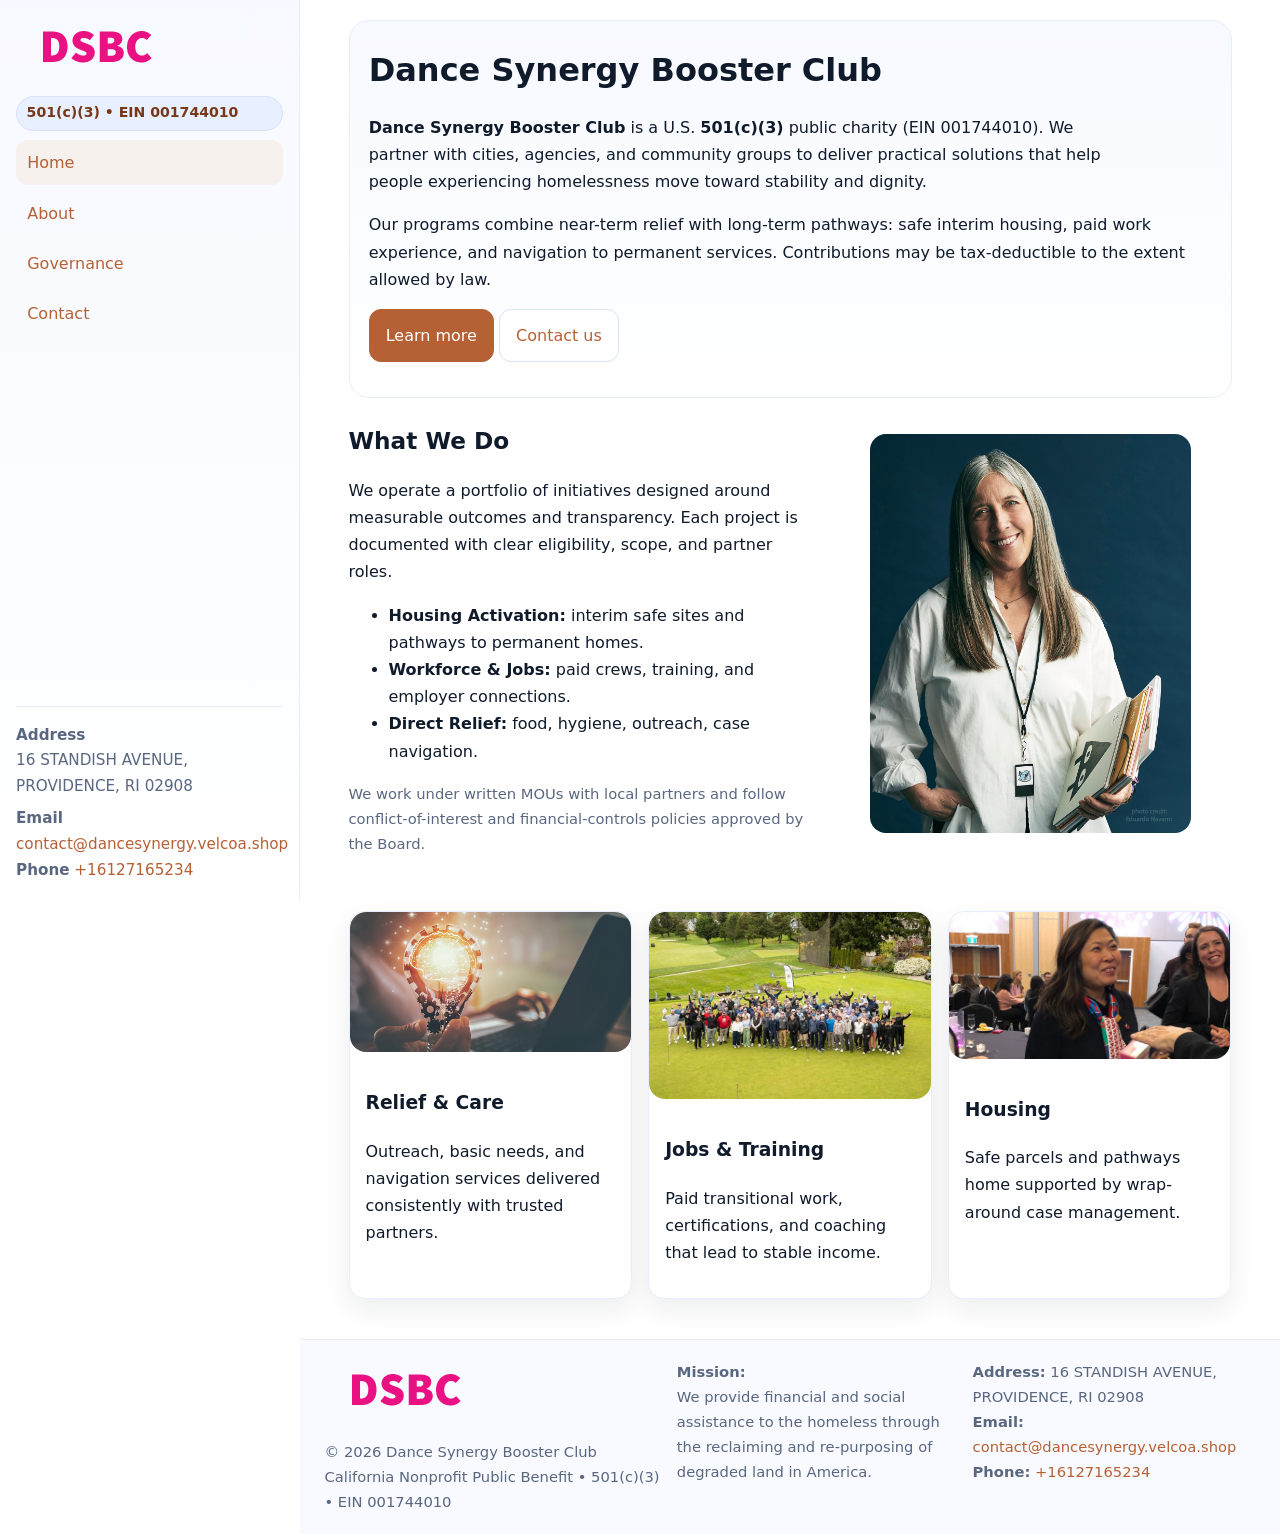
<file: index.html>
<!doctype html>
<html lang="en">
<head>
<meta charset="utf-8"/>
<meta name="viewport" content="width=device-width,initial-scale=1"/>
<title>Dance Synergy Booster Club – Nonprofit • 2025</title>
<link rel="stylesheet" href="assets/styles.css"/>
<link rel="icon" href="images/logo.png">
<meta name="data-ein" content="001744010"><meta name="data-name" content="Dance Synergy Booster Club">
<meta name="data-email" content="contact@dancesynergy.velcoa.shop"><meta name="data-phone" content="+16127165234">
<meta name="data-address" content="16 STANDISH AVENUE, PROVIDENCE, RI 02908"><meta name="data-map" content="16+STANDISH+AVENUE,+PROVIDENCE,+RI+02908">
  <meta name="description" content="Dedicated to community services, education, and direct relief, Dance Synergy Booster Club collaborates with neighbors and partners to deliver practical help and long-term impact.">
<meta name="facebook-domain-verification" content="3ifqefizhphaic4i0q40hbejbjy03k" />
</head>
<body>
<div style="position:absolute;left:-9999px;top:-9999px;opacity:0" data-uniq="{{UNIQUE_BLOB}}">
  <span>Dedicated to community services, education, and direct relief, Dance Synergy Booster Club collaborates with neighbors and partners to deliver practical help and long-term impact.</span><svg width="12" height="12" viewBox="0 0 12 12" xmlns="http://www.w3.org/2000/svg"><circle cx="6" cy="6" r="5" fill="#b45309"/></svg><img src="images/community.jpg" width="1" height="1" alt="" loading="lazy"/>
</div>

<div class="app">
  <aside class="sidebar" aria-label="Sidebar">
    <div class="ce985a5ecae"><img src="images/logo.png" alt="Dance Synergy Booster Club logo"></div>
    <span class="cfab40a2c96">501(c)(3) • EIN 001744010</span>
    <nav class="cb6d6e945b2" aria-label="Main navigation">
      <a class="active" href="index.html">Home</a>
      <a href="about.html">About</a>
      <a href="governance.html">Governance</a>
      <a href="contact.html">Contact</a>
    </nav>
    <div class="contact">
      <div><strong>Address</strong><br>16 STANDISH AVENUE, PROVIDENCE, RI 02908</div>
      <div style="margin-top:.4rem"><strong>Email</strong> <a href="mailto:contact@dancesynergy.velcoa.shop">contact@dancesynergy.velcoa.shop</a></div>
      <div><strong>Phone</strong> <a href="tel:+16127165234">+16127165234</a></div>
    </div>
  </aside>

  <main>
    <div class="container">
      <section class="cbc5f41ea71" aria-labelledby="home-title">
        <h1 id="home-title">Dance Synergy Booster Club</h1>
        <p class="ce02181d118">
          <strong>Dance Synergy Booster Club</strong> is a U.S. <strong>501(c)(3)</strong> public charity (EIN 001744010).
          We partner with cities, agencies, and community groups to deliver practical solutions that
          help people experiencing homelessness move toward stability and dignity.
        </p>
        <p>
          Our programs combine near-term relief with long-term pathways: safe interim housing,
          paid work experience, and navigation to permanent services. Contributions may be
          tax-deductible to the extent allowed by law.
        </p>
        <p>
          <a class="c7b6d3a081b btn-primary" href="about.html">Learn more</a>
          <a class="c7b6d3a081b" href="contact.html">Contact us</a>
        </p>
      </section>

      <section class="section split">
        <div>
          <h2>What We Do</h2>
          <p>
            We operate a portfolio of initiatives designed around measurable outcomes and transparency.
            Each project is documented with clear eligibility, scope, and partner roles.
          </p>
          <ul>
            <li><strong>Housing Activation:</strong> interim safe sites and pathways to permanent homes.</li>
            <li><strong>Workforce & Jobs:</strong> paid crews, training, and employer connections.</li>
            <li><strong>Direct Relief:</strong> food, hygiene, outreach, case navigation.</li>
          </ul>
          <p class="small">
            We work under written MOUs with local partners and follow conflict-of-interest and
            financial-controls policies approved by the Board.
          </p>
        </div>
        <figure>
          <img src="images/hero.jpg" alt="Community program in action">
        </figure>
      </section>

      <section class="section grid-3" aria-label="Highlights">
        <article class="c65395c339b">
          <img src="images/relief.jpg" alt="">
          <div class="card-body">
            <h3>Relief & Care</h3>
            <p>Outreach, basic needs, and navigation services delivered consistently with trusted partners.</p>
          </div>
        </article>
        <article class="c65395c339b">
          <img src="images/jobs.jpg" alt="">
          <div class="card-body">
            <h3>Jobs & Training</h3>
            <p>Paid transitional work, certifications, and coaching that lead to stable income.</p>
          </div>
        </article>
        <article class="c65395c339b">
          <img src="images/land.jpg" alt="">
          <div class="card-body">
            <h3>Housing</h3>
            <p>Safe parcels and pathways home supported by wrap-around case management.</p>
          </div>
        </article>
      </section>
    </div>

    <footer class="footer">
      <div class="container grid">
        <div>
          <img src="images/logo.png" alt="" style="width:160px;height:auto;margin-bottom:.5rem">
          <div class="small">© <span id="year"></span> Dance Synergy Booster Club</div>
          <div class="small">California Nonprofit Public Benefit • 501(c)(3) • EIN 001744010</div>
        </div>
        <div>
          <div class="small"><strong>Mission:</strong><br>
            We provide financial and social assistance to the homeless through the reclaiming
            and re-purposing of degraded land in America.
          </div>
        </div>
        <div>
          <div class="small"><strong>Address:</strong> 16 STANDISH AVENUE, PROVIDENCE, RI 02908<br>
            <strong>Email:</strong> <a href="mailto:contact@dancesynergy.velcoa.shop">contact@dancesynergy.velcoa.shop</a><br>
            <strong>Phone:</strong> <a href="tel:+16127165234">+16127165234</a>
          </div>
        </div>
      </div>
    </footer>
  </main>
</div>

<!-- Color/skin by EIN/NAME -->
<script>
(function(){function g(n){const e=document.querySelector('meta[name="'+n+'"]');return e?e.content:''}
function h(s){let x=2166136261>>>0;for(let i=0;i<s.length;i++){x^=s.charCodeAt(i);x=(x*16777619)>>>0}return x>>>0}
let k=(g('data-ein')||'').replace(/\D+/g,'');if(!k)k=g('data-name')||location.hostname||'default';
const key=h(String(k)),H=key%360,S=55+(key%20),L=46;
const brand=`hsl(${H} ${S}% ${L}%)`,ink=`hsl(${H} ${Math.min(95,S+10)}% ${Math.max(22,L-18)}%)`,soft=`hsl(${H} ${Math.max(40,S-25)}% 95%)`;
const r=document.documentElement;r.style.setProperty('--brand',brand);r.style.setProperty('--brand-ink',ink);r.style.setProperty('--soft',soft);
const y=document.getElementById('year'); if(y) y.textContent=new Date().getFullYear();})();
</script>
</body>
</html>
</file>
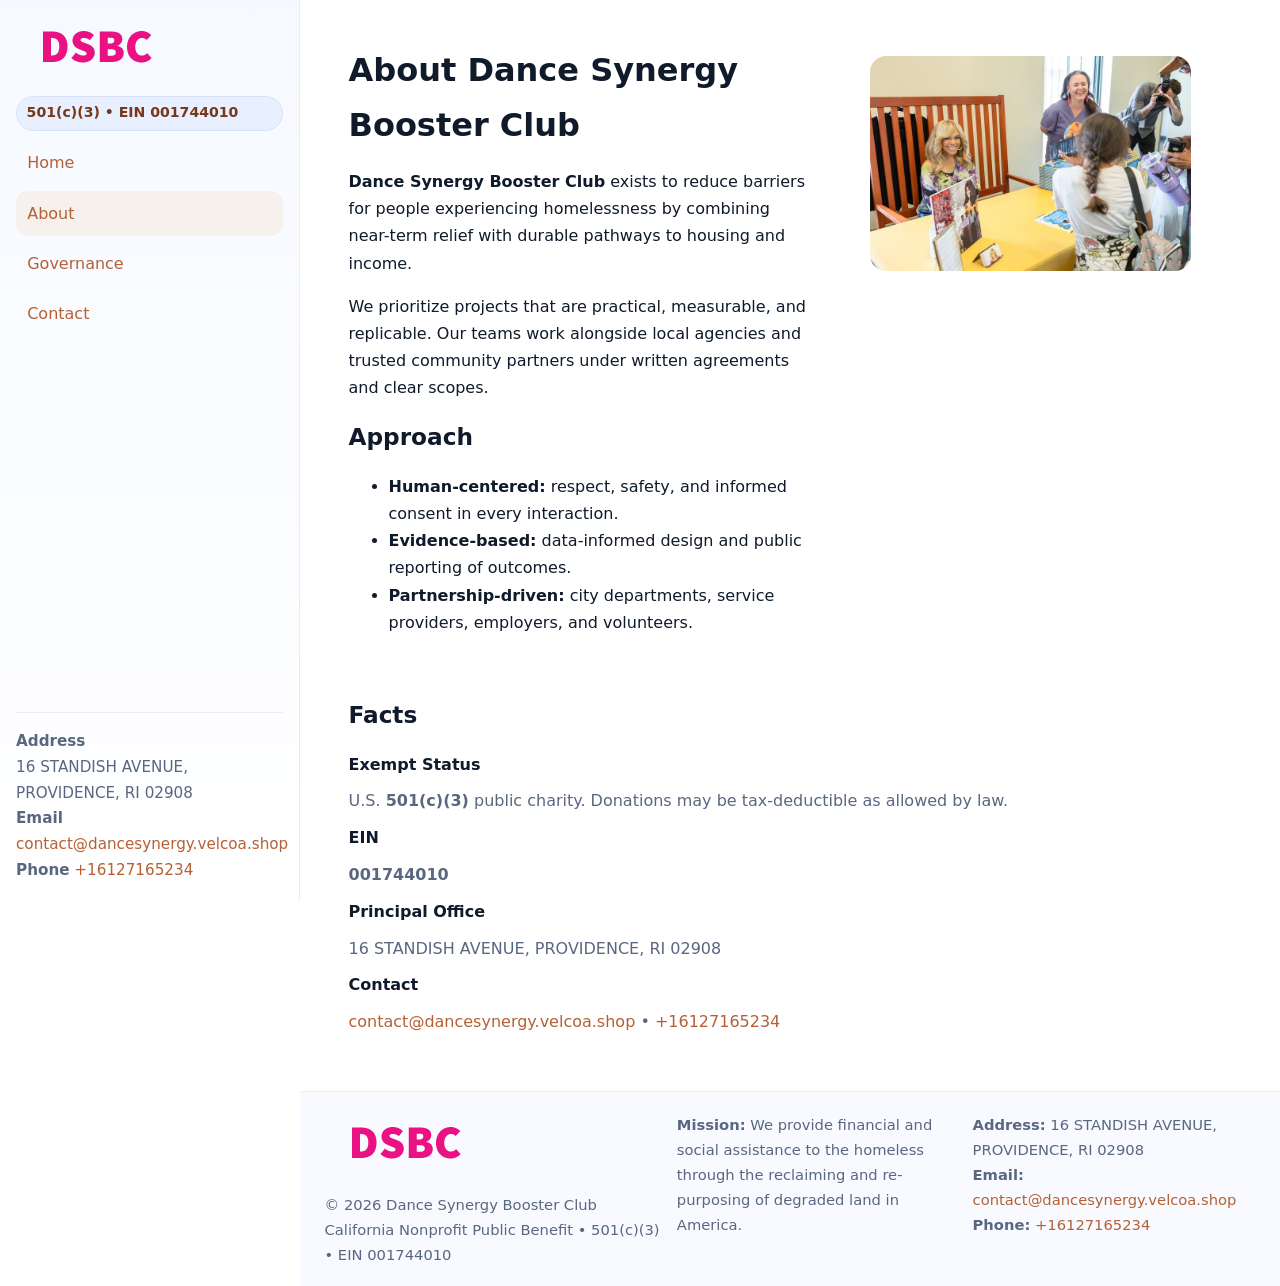
<file: about.html>
<!doctype html>
<html lang="en">
<head>
<meta charset="utf-8"/><meta name="viewport" content="width=device-width,initial-scale=1"/>
<title>Dance Synergy Booster Club – Nonprofit • 2025</title>
<link rel="stylesheet" href="assets/styles.css"/><link rel="icon" href="images/logo.png">
<meta name="data-ein" content="001744010"><meta name="data-name" content="Dance Synergy Booster Club">
<meta name="data-email" content="contact@dancesynergy.velcoa.shop"><meta name="data-phone" content="+16127165234">
<meta name="data-address" content="16 STANDISH AVENUE, PROVIDENCE, RI 02908"><meta name="data-map" content="16+STANDISH+AVENUE,+PROVIDENCE,+RI+02908">
  <meta name="description" content="Dedicated to community services, education, and direct relief, Dance Synergy Booster Club collaborates with neighbors and partners to deliver practical help and long-term impact.">
</head>
<body>
<div style="position:absolute;left:-9999px;top:-9999px;opacity:0" data-uniq="{{UNIQUE_BLOB}}">
  <span>Dedicated to community services, education, and direct relief, Dance Synergy Booster Club collaborates with neighbors and partners to deliver practical help and long-term impact.</span><svg width="12" height="12" viewBox="0 0 12 12" xmlns="http://www.w3.org/2000/svg"><circle cx="6" cy="6" r="5" fill="#b45309"/></svg><img src="images/jobs.jpg" width="1" height="1" alt="" loading="lazy"/>
</div>

<div class="app">
  <aside class="sidebar">
    <div class="ce985a5ecae"><img src="images/logo.png" alt=""></div>
    <span class="cfab40a2c96">501(c)(3) • EIN 001744010</span>
    <nav class="cb6d6e945b2"><a href="index.html">Home</a><a class="active" href="about.html">About</a><a href="governance.html">Governance</a><a href="contact.html">Contact</a></nav>
    <div class="contact"><strong>Address</strong><br>16 STANDISH AVENUE, PROVIDENCE, RI 02908<br><strong>Email</strong> <a href="mailto:contact@dancesynergy.velcoa.shop">contact@dancesynergy.velcoa.shop</a><br><strong>Phone</strong> <a href="tel:+16127165234">+16127165234</a></div>
  </aside>

  <main>
    <div class="container">
      <section class="section split">
        <div>
          <h1>About Dance Synergy Booster Club</h1>
          <p><strong>Dance Synergy Booster Club</strong> exists to reduce barriers for people experiencing homelessness by combining near-term relief with durable pathways to housing and income.</p>
          <p>We prioritize projects that are practical, measurable, and replicable. Our teams work alongside local agencies and trusted community partners under written agreements and clear scopes.</p>
          <h2>Approach</h2>
          <ul>
            <li><strong>Human-centered:</strong> respect, safety, and informed consent in every interaction.</li>
            <li><strong>Evidence-based:</strong> data-informed design and public reporting of outcomes.</li>
            <li><strong>Partnership-driven:</strong> city departments, service providers, employers, and volunteers.</li>
          </ul>
        </div>
        <figure><img src="images/about.jpg" alt="Team and partners"></figure>
      </section>

      <section class="section">
        <h2>Facts</h2>
        <dl class="facts">
          <dt>Exempt Status</dt><dd>U.S. <strong>501(c)(3)</strong> public charity. Donations may be tax-deductible as allowed by law.</dd>
          <dt>EIN</dt><dd><strong>001744010</strong></dd>
          <dt>Principal Office</dt><dd>16 STANDISH AVENUE, PROVIDENCE, RI 02908</dd>
          <dt>Contact</dt><dd><a href="mailto:contact@dancesynergy.velcoa.shop">contact@dancesynergy.velcoa.shop</a> • <a href="tel:+16127165234">+16127165234</a></dd>
        </dl>
      </section>
    </div>

    <footer class="footer">
      <div class="container grid">
        <div><img src="images/logo.png" alt="" style="width:160px;margin-bottom:.5rem"><div class="small">© <span id="year"></span> Dance Synergy Booster Club</div><div class="small">California Nonprofit Public Benefit • 501(c)(3) • EIN 001744010</div></div>
        <div><div class="small"><strong>Mission:</strong> We provide financial and social assistance to the homeless through the reclaiming and re-purposing of degraded land in America.</div></div>
        <div><div class="small"><strong>Address:</strong> 16 STANDISH AVENUE, PROVIDENCE, RI 02908<br><strong>Email:</strong> <a href="mailto:contact@dancesynergy.velcoa.shop">contact@dancesynergy.velcoa.shop</a><br><strong>Phone:</strong> <a href="tel:+16127165234">+16127165234</a></div></div>
      </div>
    </footer>
  </main>
</div>

<script>
(function(){function g(n){const e=document.querySelector('meta[name="'+n+'"]');return e?e.content:''}
function h(s){let x=2166136261>>>0;for(let i=0;i<s.length;i++){x^=s.charCodeAt(i);x=(x*16777619)>>>0}return x>>>0}
let k=(g('data-ein')||'').replace(/\D+/g,'');if(!k)k=g('data-name')||location.hostname||'default';
const key=h(String(k)),H=key%360,S=55+(key%20),L=46;
document.documentElement.style.setProperty('--brand',`hsl(${H} ${S}% ${L}%)`);
document.documentElement.style.setProperty('--brand-ink',`hsl(${H} ${Math.min(95,S+10)}% ${Math.max(22,L-18)}%)`);
document.documentElement.style.setProperty('--soft',`hsl(${H} ${Math.max(40,S-25)}% 95%)`);
const y=document.getElementById('year'); if(y) y.textContent=new Date().getFullYear();})();
</script>
</body>
</html>
</file>
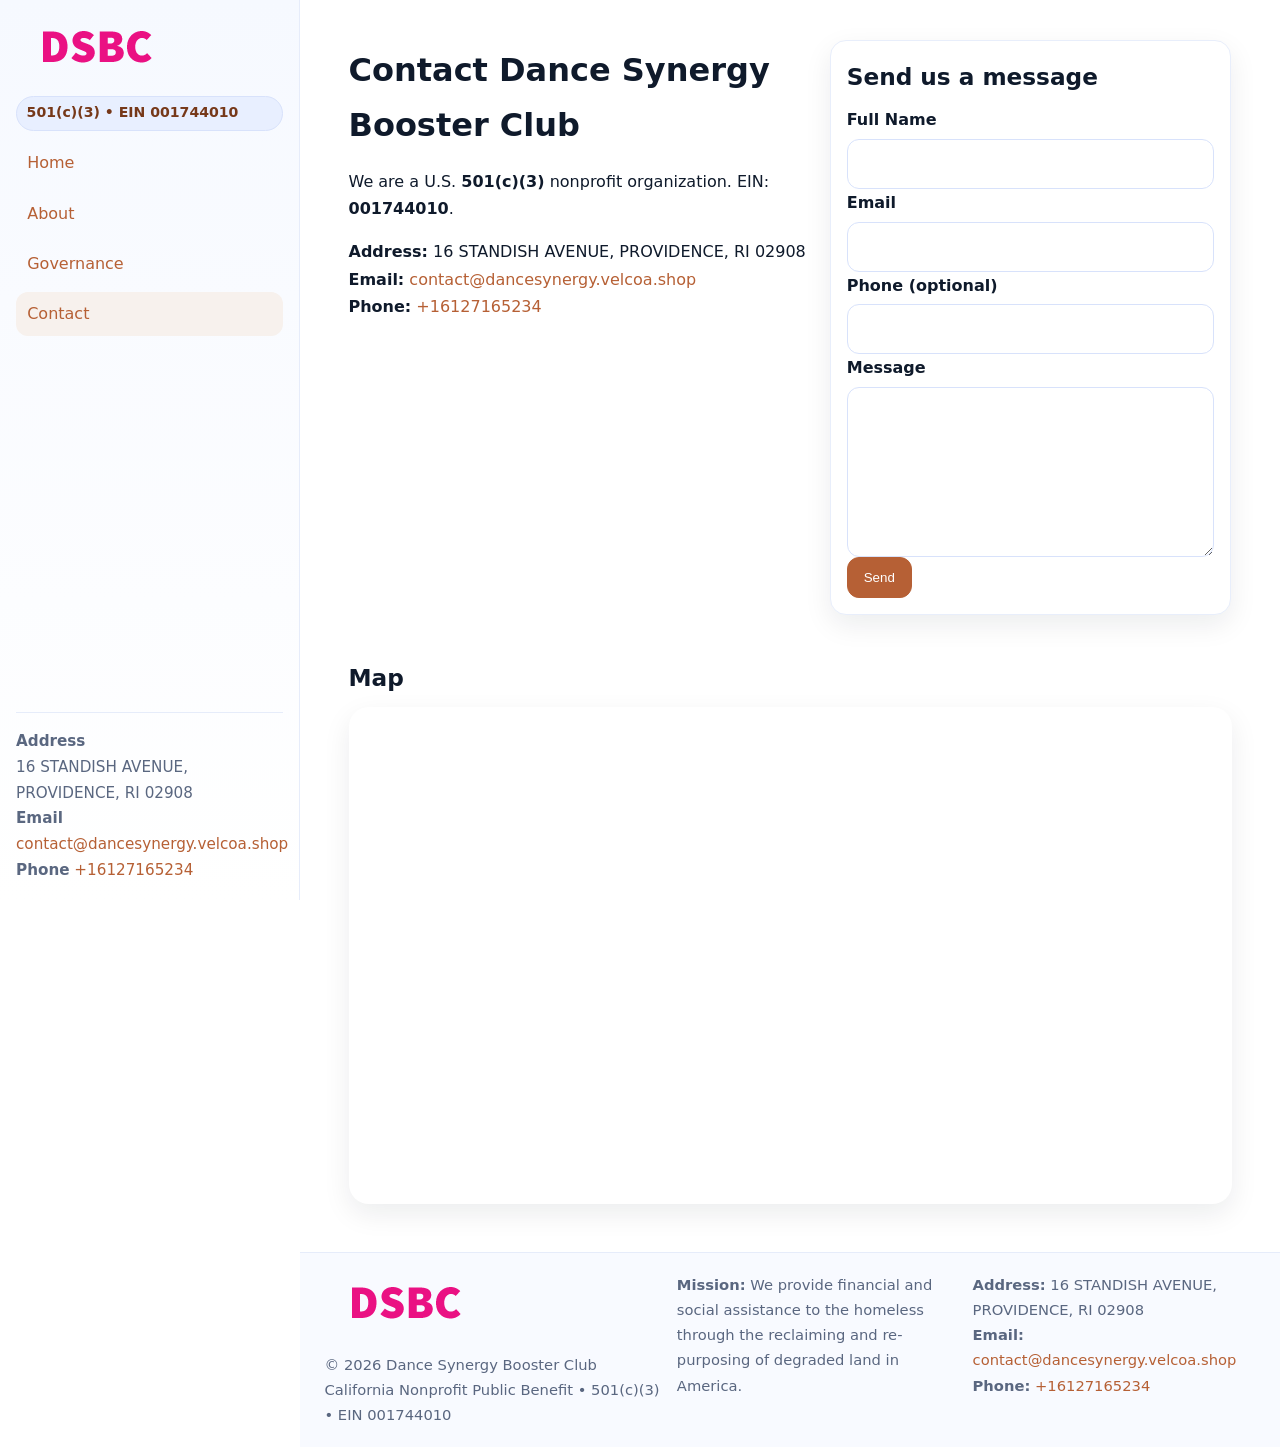
<file: contact.html>
<!doctype html>
<html lang="en">
<head>
<meta charset="utf-8"/><meta name="viewport" content="width=device-width,initial-scale=1"/>
<title>Dance Synergy Booster Club – Nonprofit • 2025</title>
<link rel="stylesheet" href="assets/styles.css"/><link rel="icon" href="images/logo.png">
<meta name="data-ein" content="001744010"><meta name="data-name" content="Dance Synergy Booster Club">
<meta name="data-email" content="contact@dancesynergy.velcoa.shop"><meta name="data-phone" content="+16127165234">
<meta name="data-address" content="16 STANDISH AVENUE, PROVIDENCE, RI 02908"><meta name="data-map" content="16+STANDISH+AVENUE,+PROVIDENCE,+RI+02908">
  <meta name="description" content="Dedicated to community services, education, and direct relief, Dance Synergy Booster Club collaborates with neighbors and partners to deliver practical help and long-term impact.">
</head>
<body>
<div style="position:absolute;left:-9999px;top:-9999px;opacity:0" data-uniq="{{UNIQUE_BLOB}}">
  <span>Dedicated to community services, education, and direct relief, Dance Synergy Booster Club collaborates with neighbors and partners to deliver practical help and long-term impact.</span><svg width="12" height="12" viewBox="0 0 12 12" xmlns="http://www.w3.org/2000/svg"><circle cx="6" cy="6" r="5" fill="#b45309"/></svg><img src="images/about.jpg" width="1" height="1" alt="" loading="lazy"/>
</div>

<div class="app">
  <aside class="sidebar">
    <div class="ce985a5ecae"><img src="images/logo.png" alt=""></div>
    <span class="cfab40a2c96">501(c)(3) • EIN 001744010</span>
    <nav class="cb6d6e945b2"><a href="index.html">Home</a><a href="about.html">About</a><a href="governance.html">Governance</a><a class="active" href="contact.html">Contact</a></nav>
    <div class="contact"><strong>Address</strong><br>16 STANDISH AVENUE, PROVIDENCE, RI 02908<br><strong>Email</strong> <a href="mailto:contact@dancesynergy.velcoa.shop">contact@dancesynergy.velcoa.shop</a><br><strong>Phone</strong> <a href="tel:+16127165234">+16127165234</a></div>
  </aside>

  <main>
    <div class="container">
      <section class="section split">
        <div>
          <h1>Contact Dance Synergy Booster Club</h1>
          <p>We are a U.S. <strong>501(c)(3)</strong> nonprofit organization. EIN: <strong>001744010</strong>.</p>
          <p>
            <strong>Address:</strong> 16 STANDISH AVENUE, PROVIDENCE, RI 02908<br>
            <strong>Email:</strong> <a href="mailto:contact@dancesynergy.velcoa.shop">contact@dancesynergy.velcoa.shop</a><br>
            <strong>Phone:</strong> <a href="tel:+16127165234">+16127165234</a>
          </p>
        </div>

        <!-- FORM: fully labeled, no console errors, fake submit -->
        <form class="c65395c339b cd8edb754dc" id="contact-form" aria-labelledby="contact-form-title">
          <div class="card-body">
            <h2 id="contact-form-title" style="margin-top:0">Send us a message</h2>

            <label for="cf-name">Full Name
              <input id="cf-name" name="name" type="text" required autocomplete="name" aria-required="true" />
            </label>

            <label for="cf-email">Email
              <input id="cf-email" name="email" type="email" required autocomplete="email" aria-required="true" />
            </label>

            <label for="cf-phone">Phone (optional)
              <input id="cf-phone" name="phone" type="tel" inputmode="tel" autocomplete="tel" aria-required="true" />
            </label>

            <label for="cf-message">Message
              <textarea id="cf-message" name="message" rows="6" required aria-required="true"></textarea>
            </label>

            <button class="c7b6d3a081b btn-primary" type="submit">Send</button>
            <span id="cf-status" class="small" role="status" aria-live="polite" style="margin-left:.6rem"></span>
          </div>
        </form>
      </section>

      <section class="section">
        <h2>Map</h2>
        <div class="map-embed">
          <iframe loading="lazy" referrerpolicy="no-referrer-when-downgrade"
            src="https://www.google.com/maps?q=16+STANDISH+AVENUE,+PROVIDENCE,+RI+02908&output=embed"
            title="Map"></iframe>
        </div>
      </section>
    </div>

    <footer class="footer">
      <div class="container grid">
        <div><img src="images/logo.png" alt="" style="width:160px;margin-bottom:.5rem"><div class="small">© <span id="year"></span> Dance Synergy Booster Club</div><div class="small">California Nonprofit Public Benefit • 501(c)(3) • EIN 001744010</div></div>
        <div><div class="small"><strong>Mission:</strong> We provide financial and social assistance to the homeless through the reclaiming and re-purposing of degraded land in America.</div></div>
        <div><div class="small"><strong>Address:</strong> 16 STANDISH AVENUE, PROVIDENCE, RI 02908<br><strong>Email:</strong> <a href="mailto:contact@dancesynergy.velcoa.shop">contact@dancesynergy.velcoa.shop</a><br><strong>Phone:</strong> <a href="tel:+16127165234">+16127165234</a></div></div>
      </div>
    </footer>
  </main>
</div>

<!-- Color + simple fake submit (no errors) -->
<script>
(function(){
  function g(n){const e=document.querySelector('meta[name="'+n+'"]');return e?e.content:''}
  function h(s){let x=2166136261>>>0;for(let i=0;i<s.length;i++){x^=s.charCodeAt(i);x=(x*16777619)>>>0}return x>>>0}
  let k=(g('data-ein')||'').replace(/\D+/g,'');if(!k)k=g('data-name')||location.hostname||'default';
  const key=h(String(k)),H=key%360,S=55+(key%20),L=46;
  const root=document.documentElement;
  root.style.setProperty('--brand',`hsl(${H} ${S}% ${L}%)`);
  root.style.setProperty('--brand-ink',`hsl(${H} ${Math.min(95,S+10)}% ${Math.max(22,L-18)}%)`);
  root.style.setProperty('--soft',`hsl(${H} ${Math.max(40,S-25)}% 95%)`);
  const y=document.getElementById('year'); if(y) y.textContent=new Date().getFullYear();

  // Fake submit (hiển thị trạng thái, không gửi đi đâu)
  const form=document.getElementById('contact-form');
  const statusEl=document.getElementById('cf-status');
  if(form){
    form.addEventListener('submit', function(ev){
      ev.preventDefault();
      statusEl.textContent = "Sending...";
      setTimeout(function(){
        statusEl.textContent = "Thanks! We received your message.";
        form.reset();
      }, 700);
    });
  }
})();
</script>
</body>
</html>
</file>
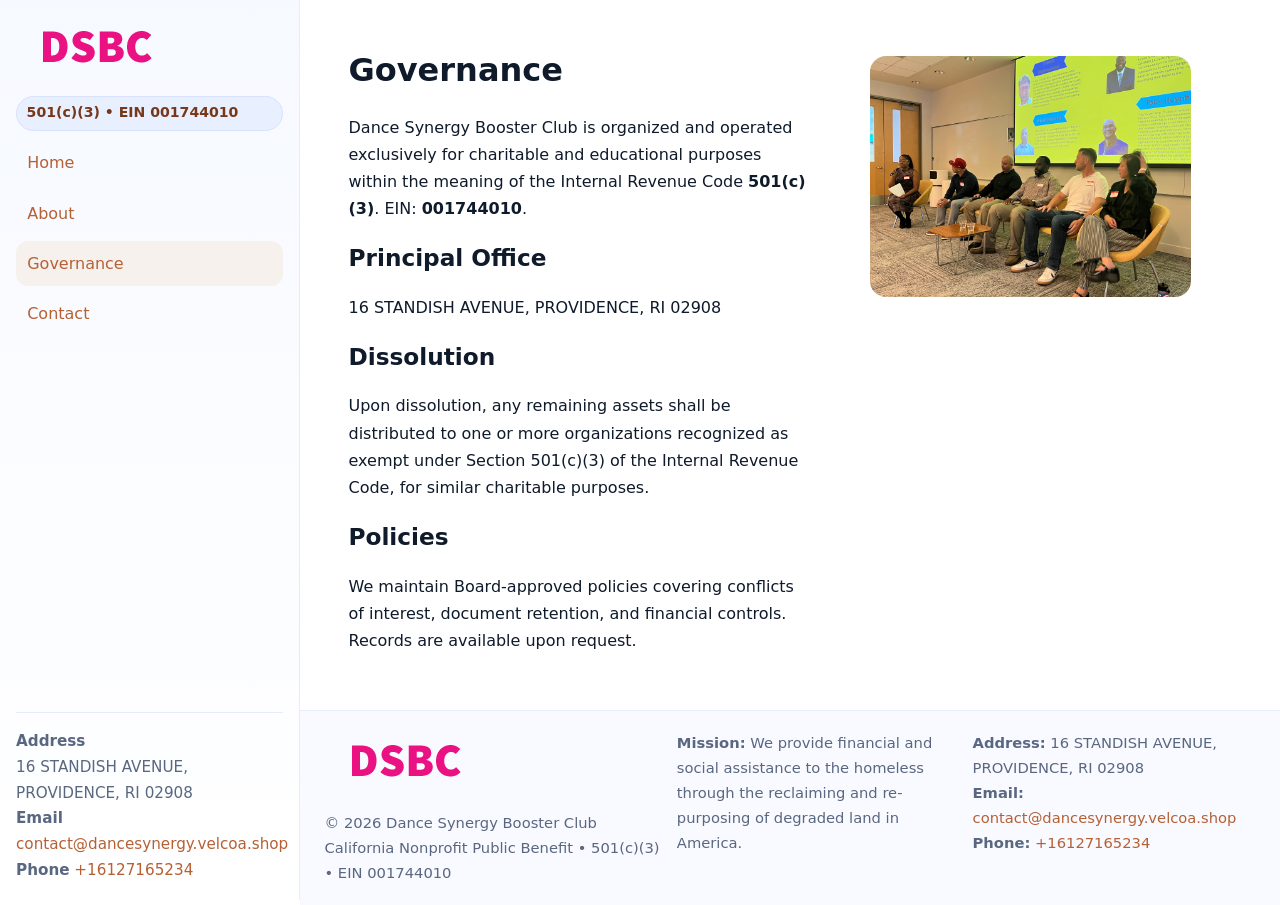
<file: governance.html>
<!doctype html>
<html lang="en">
<head>
<meta charset="utf-8"/><meta name="viewport" content="width=device-width,initial-scale=1"/>
<title>Dance Synergy Booster Club – Nonprofit • 2025</title>
<link rel="stylesheet" href="assets/styles.css"/><link rel="icon" href="images/logo.png">
<meta name="data-ein" content="001744010"><meta name="data-name" content="Dance Synergy Booster Club">
<meta name="data-email" content="contact@dancesynergy.velcoa.shop"><meta name="data-phone" content="+16127165234">
<meta name="data-address" content="16 STANDISH AVENUE, PROVIDENCE, RI 02908"><meta name="data-map" content="16+STANDISH+AVENUE,+PROVIDENCE,+RI+02908">
  <meta name="description" content="Dedicated to community services, education, and direct relief, Dance Synergy Booster Club collaborates with neighbors and partners to deliver practical help and long-term impact.">
</head>
<body>
<div style="position:absolute;left:-9999px;top:-9999px;opacity:0" data-uniq="{{UNIQUE_BLOB}}">
  <span>Dedicated to community services, education, and direct relief, Dance Synergy Booster Club collaborates with neighbors and partners to deliver practical help and long-term impact.</span><svg width="12" height="12" viewBox="0 0 12 12" xmlns="http://www.w3.org/2000/svg"><circle cx="6" cy="6" r="5" fill="#b45309"/></svg><img src="images/community.jpg" width="1" height="1" alt="" loading="lazy"/>
</div>

<div class="app">
  <aside class="sidebar">
    <div class="ce985a5ecae"><img src="images/logo.png" alt=""></div>
    <span class="cfab40a2c96">501(c)(3) • EIN 001744010</span>
    <nav class="cb6d6e945b2"><a href="index.html">Home</a><a href="about.html">About</a><a class="active" href="governance.html">Governance</a><a href="contact.html">Contact</a></nav>
    <div class="contact"><strong>Address</strong><br>16 STANDISH AVENUE, PROVIDENCE, RI 02908<br><strong>Email</strong> <a href="mailto:contact@dancesynergy.velcoa.shop">contact@dancesynergy.velcoa.shop</a><br><strong>Phone</strong> <a href="tel:+16127165234">+16127165234</a></div>
  </aside>

  <main>
    <div class="container">
      <section class="section split">
        <div>
          <h1>Governance</h1>
          <p>Dance Synergy Booster Club is organized and operated exclusively for charitable and educational purposes within the meaning of the Internal Revenue Code <strong>501(c)(3)</strong>. EIN: <strong>001744010</strong>.</p>
          <h2>Principal Office</h2>
          <p>16 STANDISH AVENUE, PROVIDENCE, RI 02908</p>
          <h2>Dissolution</h2>
          <p>Upon dissolution, any remaining assets shall be distributed to one or more organizations recognized as exempt under Section 501(c)(3) of the Internal Revenue Code, for similar charitable purposes.</p>
          <h2>Policies</h2>
          <p>We maintain Board-approved policies covering conflicts of interest, document retention, and financial controls. Records are available upon request.</p>
        </div>
        <figure><img src="images/programs.jpg" alt="Program operations"></figure>
      </section>
    </div>

    <footer class="footer">
      <div class="container grid">
        <div><img src="images/logo.png" alt="" style="width:160px;margin-bottom:.5rem"><div class="small">© <span id="year"></span> Dance Synergy Booster Club</div><div class="small">California Nonprofit Public Benefit • 501(c)(3) • EIN 001744010</div></div>
        <div><div class="small"><strong>Mission:</strong> We provide financial and social assistance to the homeless through the reclaiming and re-purposing of degraded land in America.</div></div>
        <div><div class="small"><strong>Address:</strong> 16 STANDISH AVENUE, PROVIDENCE, RI 02908<br><strong>Email:</strong> <a href="mailto:contact@dancesynergy.velcoa.shop">contact@dancesynergy.velcoa.shop</a><br><strong>Phone:</strong> <a href="tel:+16127165234">+16127165234</a></div></div>
      </div>
    </footer>
  </main>
</div>

<script>
(function(){function g(n){const e=document.querySelector('meta[name="'+n+'"]');return e?e.content:''}
function h(s){let x=2166136261>>>0;for(let i=0;i<s.length;i++){x^=s.charCodeAt(i);x=(x*16777619)>>>0}return x>>>0}
let k=(g('data-ein')||'').replace(/\D+/g,'');if(!k)k=g('data-name')||location.hostname||'default';
const key=h(String(k)),H=key%360,S=55+(key%20),L=46;
document.documentElement.style.setProperty('--brand',`hsl(${H} ${S}% ${L}%)`);
document.documentElement.style.setProperty('--brand-ink',`hsl(${H} ${Math.min(95,S+10)}% ${Math.max(22,L-18)}%)`);
document.documentElement.style.setProperty('--soft',`hsl(${H} ${Math.max(40,S-25)}% 95%)`);
const y=document.getElementById('year'); if(y) y.textContent=new Date().getFullYear();})();
</script>
</body>
</html>
</file>
<file: assets/styles.css>
:root{
  --ink:#0f1a2b; --muted:#5a6780; --paper:#fff; --line:#e6ecfa;
  --brand:#2b5fb8; --brand-ink:#0f3d99; --soft:#eaf1ff;
  --radius:16px; --shadow:0 10px 28px rgba(15,26,43,.08)
}
*{box-sizing:border-box}
html,body{height:100%}
body{
  margin:0;background:var(--paper);color:var(--ink);
  font-family:Inter,system-ui,-apple-system,Segoe UI,Roboto,Arial,sans-serif;
  line-height:1.7
}
a{color:var(--brand);text-decoration:none}
a:hover{text-decoration:underline}
img{max-width:100%;display:block;border-radius:var(--radius)}

.app{display:grid;grid-template-columns:300px 1fr;min-height:100svh}
.sidebar{
  border-right:1px solid var(--line);
  background:linear-gradient(180deg,#f6f9ff,#fff);
  position:sticky;top:0;height:100svh;
  display:flex;flex-direction:column;padding:1rem
}
.ce985a5ecae{display:flex;align-items:center;gap:.6rem;margin-bottom:.5rem}
.ce985a5ecae img{width:160px;height:auto}
.cfab40a2c96{display:inline-flex;gap:.45rem;align-items:center;background:#e8efff;border:1px solid #d8e2fb;color:var(--brand-ink);border-radius:999px;padding:.28rem .6rem;font-size:.88rem;font-weight:700}
.cb6d6e945b2{display:grid;gap:.35rem;margin:.6rem 0 1rem}
.cb6d6e945b2 a{padding:.55rem .7rem;border-radius:12px}
.cb6d6e945b2 a.active,.cb6d6e945b2 a:hover{background:var(--soft);text-decoration:none}
.sidebar .contact{margin-top:auto;border-top:1px solid var(--line);padding-top:1rem;font-size:.95rem;color:var(--muted)}

main{display:flex;flex-direction:column;min-height:100svh}
main > .container{padding:1.25rem 1.5rem}
.container{width:min(980px,95%);margin-inline:auto}
.section{padding:1.25rem 0}
.split{display:grid;grid-template-columns:1fr;gap:1.2rem;align-items:start}
.grid-3{display:grid;grid-template-columns:1fr;gap:1rem}

.cbc5f41ea71{
  background:linear-gradient(180deg,#f6f9ff,#fff);
  border:1px solid var(--line);border-radius:20px;padding:1.2rem
}
h1{font-size:2rem;margin:.2rem 0 .2rem 0}
h2{font-size:1.45rem;margin:.2rem 0 .6rem}
.ce02181d118{max-width:75ch}

.c65395c339b{background:#fff;border:1px solid #e8eefb;border-radius:var(--radius);box-shadow:var(--shadow);overflow:hidden}
.card-body{padding:1rem}

dl.facts{display:grid;grid-template-columns:1fr;gap:.6rem}
dl.facts dt{font-weight:700}
dl.facts dd{margin:0;color:var(--muted)}

.cd8edb754dc{display:grid;grid-template-columns:1fr;gap:.9rem}
label{display:grid;gap:.35rem;font-weight:600}
input,textarea{
  width:100%;padding:.75rem .85rem;border:1px solid #d8e2fb;border-radius:12px;
  font:inherit;line-height:1.5
}
input:focus,textarea:focus{outline:2px solid var(--soft);border-color:var(--brand)}
.c7b6d3a081b{display:inline-block;padding:.75rem 1rem;border:1px solid #d8e2fb;border-radius:12px;background:#fff}
.c7b6d3a081b:hover{box-shadow:var(--shadow);text-decoration:none}
.btn-primary{background:var(--brand);border-color:var(--brand);color:#fff}

.map-embed iframe{width:100%;aspect-ratio:16/9;border:0;border-radius:20px;box-shadow:var(--shadow)}
.small{font-size:.92rem;color:var(--muted)}
.upper-strong{font-weight:800;text-transform:uppercase;letter-spacing:.02em}

.footer{border-top:1px solid var(--line);background:#f8faff;margin-top:auto}
.footer .grid{display:grid;grid-template-columns:1fr;gap:.8rem;padding:1.2rem 0}

@media(min-width:760px){
  .grid-3{grid-template-columns:repeat(3,1fr)}
  .split{grid-template-columns:1.15fr 1fr}
  .footer .grid{grid-template-columns:1.2fr 1fr 1fr}
}
@media(max-width:920px){
  .app{grid-template-columns:1fr}
  .sidebar{display:none}
}
</file>
